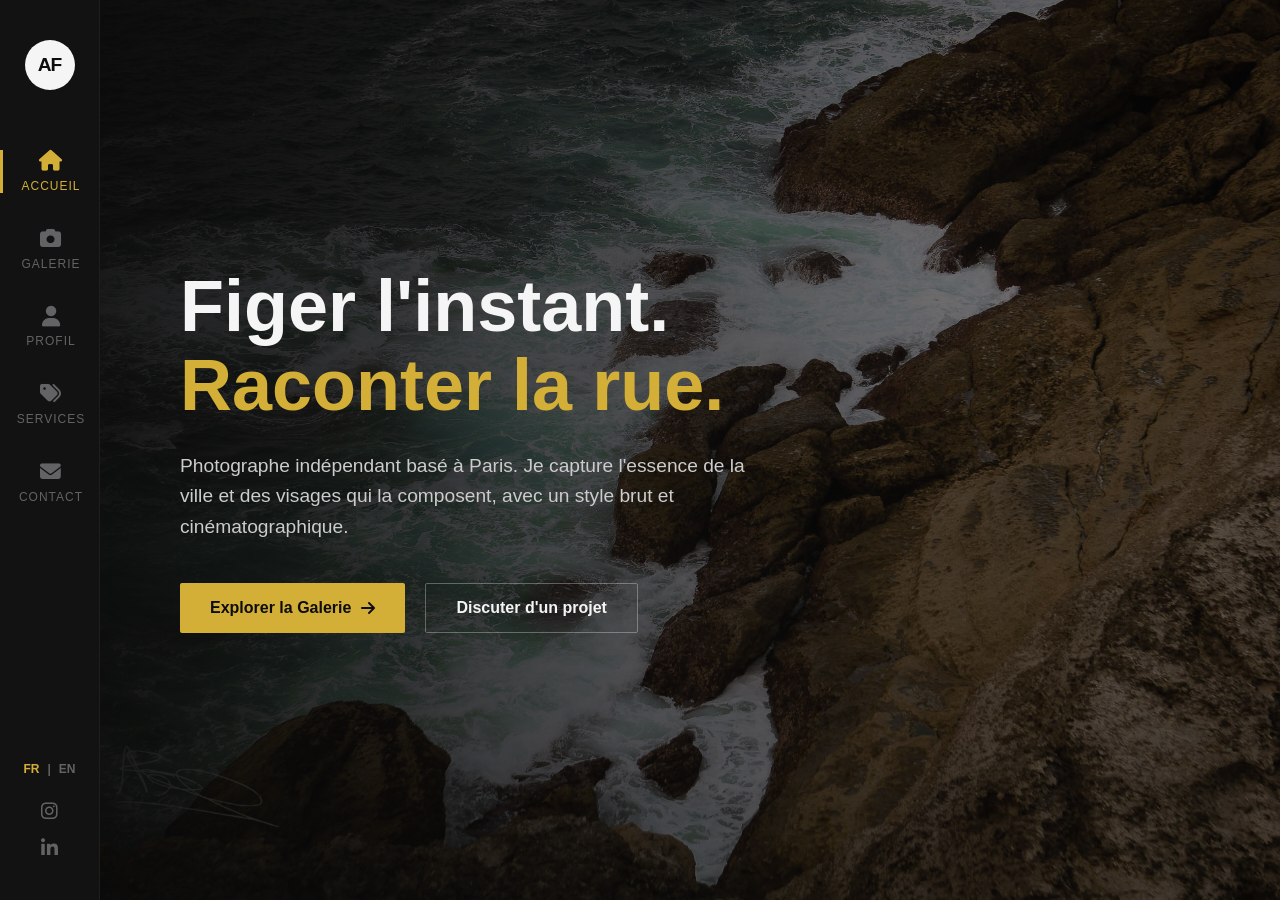
<file: index.html>
<!DOCTYPE html>
<html lang="fr">

<head>
    <meta charset="UTF-8">
    <meta name="viewport" content="width=device-width, initial-scale=1.0">
    <title>Accueil | Arthur Frachon</title>
    <link rel="stylesheet" href="style.css">
    <link rel="stylesheet" href="https://cdnjs.cloudflare.com/ajax/libs/font-awesome/6.4.0/css/all.min.css">
</head>

<body>
    <aside class="slim-sidebar">
        <div class="logo-circle">AF</div>

        <nav>
            <a href="index.html" class="active"><i class="fas fa-home"></i><span>Accueil</span></a>
            <a href="portfolio.html"><i class="fas fa-camera"></i><span>Galerie</span></a>
            <a href="a-propos.html"><i class="fas fa-user"></i><span>Profil</span></a>
            <a href="tarifs.html"><i class="fas fa-tags"></i><span>Services</span></a>
            <a href="contact.html"><i class="fas fa-envelope"></i><span>Contact</span></a>
        </nav>

        <div class="sidebar-bottom">
            <div class="lang-switch">
                <a href="#" class="active">FR</a>
                <span>|</span>
                <a href="#">EN</a>
            </div>
            <div class="sidebar-socials">
                <a href="https://www.instagram.com/arthur_frch" target="_blank" title="Instagram">
                    <i class="fab fa-instagram"></i>
                </a>
                <a href="https://www.linkedin.com/in/TON_NOM" target="_blank" title="LinkedIn">
                    <i class="fab fa-linkedin-in"></i>
                </a>
            </div>
        </div>
    </aside>

    <main class="content home-bg">
        <div class="home-overlay">
            <section class="hero">
                <h1>Figer l'instant.<br><span class="accent">Raconter la rue.</span></h1>
                <p class="subtitle">Photographe indépendant basé à Paris. Je capture l'essence de la ville et des
                    visages qui la composent, avec un style brut et cinématographique.</p>

                <div class="hero-buttons">
                    <a href="portfolio.html" class="btn btn-primary">Explorer la Galerie <i
                            class="fas fa-arrow-right"></i></a>
                    <a href="contact.html" class="btn btn-outline">Discuter d'un projet</a>
                </div>
            </section>
        </div>
    </main>
    <script src="script.js"></script>
</body>

</html>
</file>
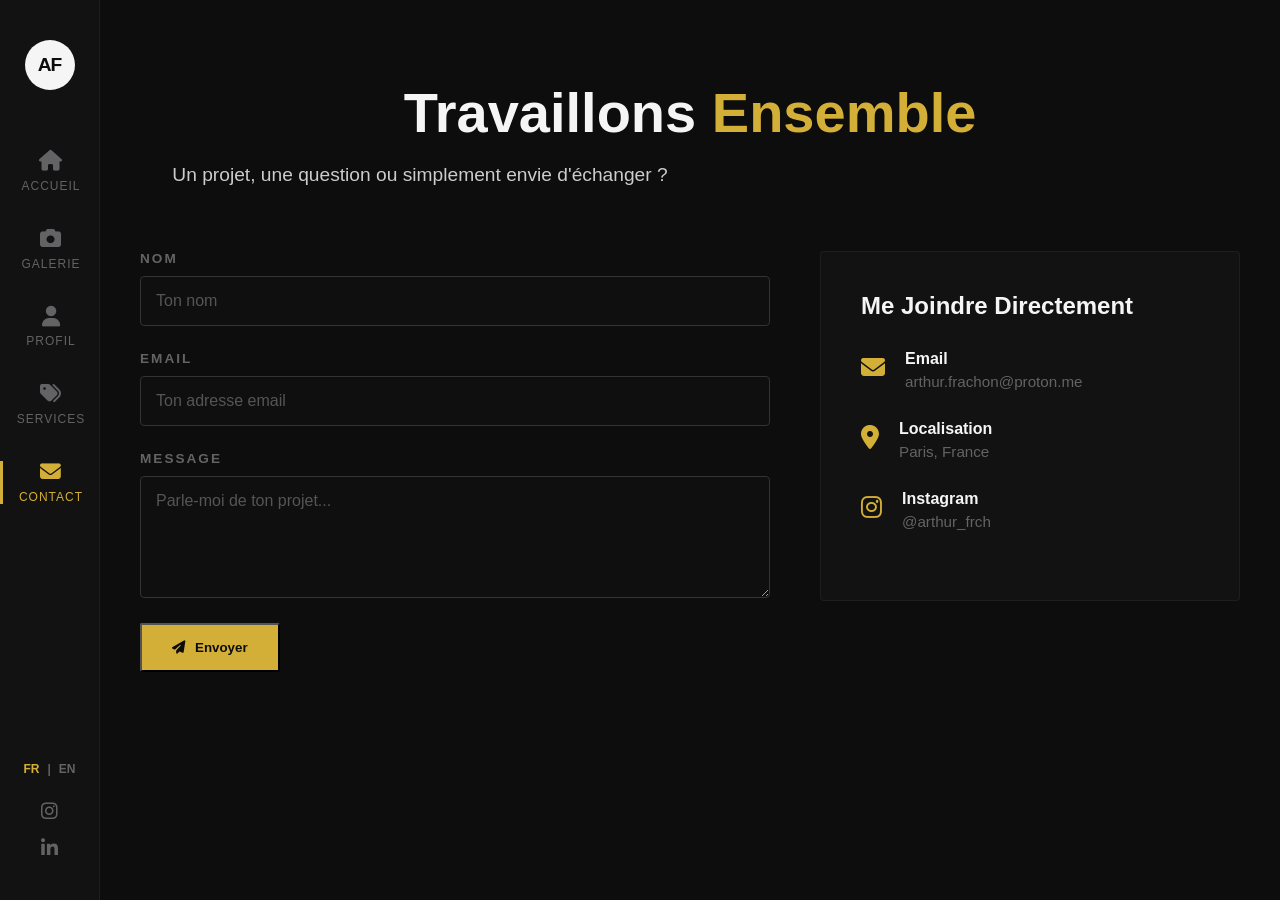
<file: contact.html>
<!DOCTYPE html>
<html lang="fr">

<head>
    <meta charset="UTF-8">
    <meta name="viewport" content="width=device-width, initial-scale=1.0">
    <title>Contact | Arthur Frachon</title>
    <link rel="stylesheet" href="style.css">
    <link rel="stylesheet" href="https://cdnjs.cloudflare.com/ajax/libs/font-awesome/6.4.0/css/all.min.css">
</head>

<body>
    <aside class="slim-sidebar">
        <div class="logo-circle">AF</div>

        <nav>
            <a href="index.html"><i class="fas fa-home"></i><span>Accueil</span></a>
            <a href="portfolio.html"><i class="fas fa-camera"></i><span>Galerie</span></a>
            <a href="a-propos.html"><i class="fas fa-user"></i><span>Profil</span></a>
            <a href="tarifs.html"><i class="fas fa-tags"></i><span>Services</span></a>
            <a href="contact.html" class="active"><i class="fas fa-envelope"></i><span>Contact</span></a>
        </nav>

        <div class="sidebar-bottom">
            <div class="lang-switch">
                <a href="#" class="active">FR</a>
                <span>|</span>
                <a href="#">EN</a>
            </div>
            <div class="sidebar-socials">
                <a href="https://www.instagram.com/arthur_frch" target="_blank" title="Instagram">
                    <i class="fab fa-instagram"></i>
                </a>
                <a href="https://www.linkedin.com/in/TON_NOM" target="_blank" title="LinkedIn">
                    <i class="fab fa-linkedin-in"></i>
                </a>
            </div>
        </div>
    </aside>

    <main class="content">
        <section class="page-header">
            <h1>Travaillons <span class="accent">Ensemble</span></h1>
            <p class="subtitle">Un projet, une question ou simplement envie d'échanger ?</p>
        </section>

        <section class="contact-wrapper">

            <div class="contact-form-container">
                <form action="https://formspree.io/f/xdabelzk" method="POST" class="contact-form">
                    <div class="form-group">
                        <label for="name">Nom</label>
                        <input type="text" id="name" name="name" placeholder="Ton nom" required>
                    </div>
                    <div class="form-group">
                        <label for="email">Email</label>
                        <input type="email" id="email" name="email" placeholder="Ton adresse email" required>
                    </div>
                    <div class="form-group">
                        <label for="message">Message</label>
                        <textarea id="message" name="message" rows="5" placeholder="Parle-moi de ton projet..."
                            required></textarea>
                    </div>
                    <button type="submit" class="btn btn-primary"><i class="fas fa-paper-plane"></i> Envoyer</button>
                </form>
            </div>

            <div class="contact-info">
                <h3>Me Joindre Directement</h3>
                <div class="info-item">
                    <i class="fas fa-envelope"></i>
                    <div>
                        <h4>Email</h4>
                        <p>arthur.frachon@proton.me</p>
                    </div>
                </div>
                <div class="info-item">
                    <i class="fas fa-map-marker-alt"></i>
                    <div>
                        <h4>Localisation</h4>
                        <p>Paris, France</p>
                    </div>
                </div>
                <div class="info-item">
                    <i class="fab fa-instagram"></i>
                    <div>
                        <h4>Instagram</h4>
                        <p><a href="#" class="social-link">@arthur_frch </a>
                        <p>
                    </div>
                </div>
            </div>

        </section>
    </main>
    <script src="script.js"></script>
</body>

</html>
</file>
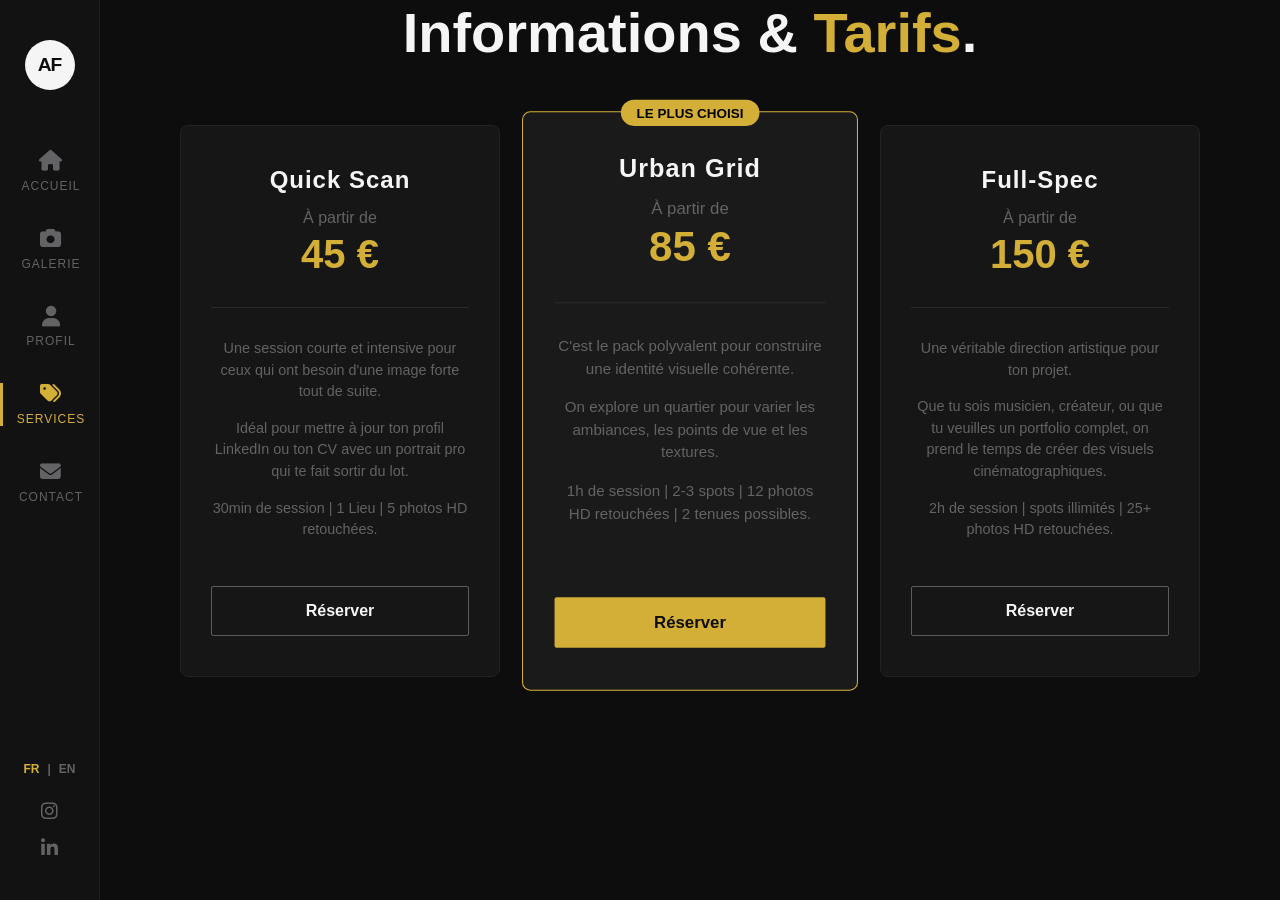
<file: tarifs.html>
<!DOCTYPE html>
<html lang="fr">

<head>
    <meta charset="UTF-8">
    <meta name="viewport" content="width=device-width, initial-scale=1.0">
    <title>Tarifs | Arthur Frachon</title>
    <link rel="stylesheet" href="style.css">
    <link rel="stylesheet" href="https://cdnjs.cloudflare.com/ajax/libs/font-awesome/6.4.0/css/all.min.css">
</head>

<body>
    <aside class="slim-sidebar">
        <div class="logo-circle">AF</div>

        <nav>
            <a href="index.html"><i class="fas fa-home"></i><span>Accueil</span></a>
            <a href="portfolio.html"><i class="fas fa-camera"></i><span>Galerie</span></a>
            <a href="a-propos.html"><i class="fas fa-user"></i><span>Profil</span></a>
            <a href="tarifs.html" class="active"><i class="fas fa-tags"></i><span>Services</span></a>
            <a href="contact.html"><i class="fas fa-envelope"></i><span>Contact</span></a>
        </nav>

        <div class="sidebar-bottom">
            <div class="lang-switch">
                <a href="#" class="active">FR</a>
                <span>|</span>
                <a href="#">EN</a>
            </div>
            <div class="sidebar-socials">
                <a href="https://www.instagram.com/arthur_frch" target="_blank" title="Instagram">
                    <i class="fab fa-instagram"></i>
                </a>
                <a href="https://www.linkedin.com/in/TON_NOM" target="_blank" title="LinkedIn">
                    <i class="fab fa-linkedin-in"></i>
                </a>
            </div>
        </div>
    </aside>

    <main class="content">

        <section class="tarifs-header">
            <h1>Informations & <span class="accent">Tarifs</span>.</h1>

        </section>

        <section class="pricing-grid">

            <div class="pricing-card">
                <h2>Quick Scan</h2>
                <div class="price">À partir de <span class="accent">45 €</span></div>
                <ul>
                    <li>Une session courte et intensive pour ceux qui ont besoin d'une image forte tout de suite.</li>
                    <li>Idéal pour mettre à jour ton profil LinkedIn ou ton CV avec un portrait pro qui te fait sortir
                        du lot.</li>
                    <li>30min de session | 1 Lieu | 5 photos HD retouchées.</li>
                </ul>
                <a href="contact.html" class="btn btn-outline btn-full">Réserver</a>
            </div>

            <div class="pricing-card popular">
                <div class="badge">Le plus choisi</div>
                <h2>Urban Grid</h2>
                <div class="price">À partir de <span class="accent">85 €</span></div>
                <ul>
                    <li>C'est le pack polyvalent pour construire une identité visuelle cohérente.</li>
                    <li>On explore un quartier pour varier les ambiances, les points de vue et les textures.</li>
                    <li>1h de session | 2-3 spots | 12 photos HD retouchées | 2 tenues possibles.</li>
                </ul>
                <a href="contact.html" class="btn btn-primary btn-full">Réserver</a>
            </div>

            <div class="pricing-card">
                <h2>Full-Spec</h2>
                <div class="price">À partir de <span class="accent">150 €</span></div>
                <ul>
                    <li>Une véritable direction artistique pour ton projet.</li>
                    <li>Que tu sois musicien, créateur, ou que tu veuilles un portfolio complet, on prend le temps de
                        créer des visuels cinématographiques.</li>
                    <li>2h de session | spots illimités | 25+ photos HD retouchées.</li>
                </ul>
                <a href="contact.html" class="btn btn-outline btn-full">Réserver</a>
            </div>

        </section>
    </main>
    <script src="script.js"></script>
</body>

</html>
</file>
<file: style.css>
/* --- 1. VARIABLES & RESET --- */
:root {
    --bg-dark: #0d0d0d; /* Noir plus profond */
    --bg-sidebar: #121212; 
    --text-main: #f5f5f5;
    --text-muted: #636366;
    --accent: #D4AF37;
}

* {
    margin: 0;
    padding: 0;
    box-sizing: border-box;
}

body {
    font-family: 'Helvetica Neue', Arial, sans-serif;
    background-color: var(--bg-dark);
    color: var(--text-main);
    display: flex;
    overflow-x: hidden;
}

/* --- 2. LA NOUVELLE BARRE LATÉRALE (Style Icons) --- */
.slim-sidebar {
    width: 100px;
    height: 100vh;
    background-color: var(--bg-sidebar);
    position: fixed;
    top: 0;
    left: 0;
    display: flex;
    flex-direction: column;
    justify-content: flex-start; /* Aligne le logo et le menu en haut */
    align-items: center;
    padding: 40px 0;
    border-right: 1px solid rgba(255, 255, 255, 0.05);
    z-index: 100;
}

.sidebar-bottom {
    margin-top: auto; /* Pousse ce bloc tout en bas de la barre */
    display: flex;
    flex-direction: column;
    align-items: center;
    gap: 25px;
    width: 100%;
}

/* Sélecteur de langue */
.lang-switch {
    display: flex;
    gap: 8px;
    font-size: 0.75rem;
    font-weight: 600;
    color: var(--text-muted);
}

.lang-switch a {
    text-decoration: none;
    color: var(--text-muted);
    transition: color 0.3s ease;
}

.lang-switch a.active, 
.lang-switch a:hover {
    color: var(--accent);
}

/* Réseaux sociaux */
.sidebar-socials {
    display: flex;
    flex-direction: column;
    gap: 15px;
}

.sidebar-socials a {
    color: var(--text-muted);
    font-size: 1.2rem;
    transition: all 0.3s ease;
    text-decoration: none;
}

.sidebar-socials a:hover {
    color: var(--accent);
    transform: scale(1.1);
}
/* Le petit logo rond */
.logo-circle {
    width: 50px;
    height: 50px;
    background-color: var(--text-main);
    color: var(--bg-dark);
    border-radius: 50%;
    display: flex;
    justify-content: center;
    align-items: center;
    font-weight: 800;
    font-size: 1.2rem;
    margin-bottom: 60px;
    letter-spacing: -1px;
}

.slim-sidebar nav {
    display: flex;
    flex-direction: column;
    gap: 35px;
    width: 100%;
}

.slim-sidebar nav a {
    text-decoration: none;
    color: var(--text-muted);
    display: flex;
    flex-direction: column;
    align-items: center;
    gap: 8px;
    font-size: 0.75rem;
    font-weight: 500;
    text-transform: uppercase;
    letter-spacing: 1px;
    transition: all 0.3s ease;
    width: 100%;
    border-left: 3px solid transparent; /* Prépare la barre active */
}

.slim-sidebar nav a i {
    font-size: 1.3rem; /* Taille de l'icône */
}

.slim-sidebar nav a:hover, .slim-sidebar nav a.active {
    color: var(--accent);
    border-left: 3px solid var(--accent); /* Petite barre jaune sur le côté actif */
}

/* --- 3. LE CONTENU PRINCIPAL --- */
.content {
    margin-left: 100px; /* On décale de la taille de la nouvelle barre */
    width: calc(100% - 100px);
    min-height: 100vh;
    animation: slideIn 0.8s cubic-bezier(0.16, 1, 0.3, 1) forwards;
}

.page-header {
    text-align: center;
    padding: 80px 20px 20px;
}

.page-header h1 {
    font-size: 3.5rem;
    margin-bottom: 15px;
}

/* --- 4. ACCUEIL AVEC IMAGE DE FOND --- */
.home-bg {
    /* Remplace cette URL par le lien d'une de TES plus belles photos ! */
    background: url('img/bg.jpg') center/cover no-repeat;
    padding: 0; 
}

/* Le filtre sombre par dessus la photo pour lire le texte */
.home-overlay {
    background: linear-gradient(to right, rgba(10, 10, 10, 0.9) 0%, rgba(10, 10, 10, 0.4) 100%);
    width: 100%;
    height: 100vh;
    display: flex;
    align-items: center;
    padding: 80px;
}

.hero h1 {
    font-size: 4.5rem;
    line-height: 1.1;
    margin-bottom: 25px;
    font-weight: 700;
}

.accent {
    color: var(--accent);
}

.subtitle {
    color: #cccccc;
    font-size: 1.2rem;
    max-width: 600px;
    margin-bottom: 40px;
    line-height: 1.6;
}

/* --- 5. BOUTONS STYLISÉS (Moins ronds, plus "Edgy") --- */
.hero-buttons {
    display: flex;
    gap: 20px;
}

.btn {
    text-decoration: none;
    padding: 15px 30px;
    font-weight: 600;
    border-radius: 2px; /* Coins plus carrés pour se différencier */
    transition: all 0.3s ease;
    display: inline-flex;
    align-items: center;
    gap: 10px;
}

.btn-primary {
    background-color: var(--accent);
    color: var(--bg-dark);
}

.btn-primary:hover {
    background-color: #e69f00; /* Variante de l'ambre */
    transform: translateX(5px); /* Petit effet de mouvement vers la droite */
}

.btn-outline {
    border: 1px solid rgba(255, 255, 255, 0.3);
    color: var(--text-main);
}

.btn-outline:hover {
    border-color: var(--accent);
    color: var(--accent);
}


/* --- 6. LA GALERIE (STYLE MAÇONNERIE) --- */
#gallery {
    margin-top: 40px; 
    padding: 0 100px 100px 100px; /* 100px de padding pour créer le "cadre" (Haut, Droite, Bas, Gauche) */
    max-width: 1800px; /* Empêche la galerie de devenir trop immense sur les écrans géants */
    margin-left: auto; /* Centre la galerie si l'écran est plus large que 1800px */
    margin-right: auto;
}

.portfolio-masonry {
    column-count: 4; /* On garde tes 4 colonnes */
    column-gap: 25px; /* Un peu plus d'espace entre les photos pour aérer le cadre */
}

.masonry-item {
    margin-bottom: 25px; /* Espace vertical cohérent avec l'espace horizontal */
    break-inside: avoid;
    border-radius: 4px;
    overflow: hidden;
}

.masonry-item img {
    width: 100%;
    height: auto; /* Garde les proportions originales de la photo */
    display: block;
    transition: transform 0.4s ease; /* Prépare l'animation fluide */
}

/* Effet de zoom élégant au survol de la souris */
.masonry-item:hover img {
    transform: scale(1.03); /* Zoom très léger (3%) pour un côté premium */
    cursor: pointer;
}

/* --- 8. PAGE À PROPOS --- */

.about-header {
    margin-bottom: 60px;
}

.about-header h1 {
    font-size: 3.5rem;
    margin-bottom: 15px;
}

/* Grille pour les 3 blocs de présentation */
.about-grid {
    display: grid;
    grid-template-columns: repeat(auto-fit, minmax(300px, 1fr));
    gap: 40px;
}

.about-card {
    background-color: #161616; /* Un gris très légèrement plus clair que le fond */
    padding: 40px;
    border-radius: 8px;
    border: 1px solid #222; /* Bordure discrète */
    transition: transform 0.3s ease;
}

.about-card:hover {
    transform: translateY(-5px); /* Petit effet de soulèvement au survol */
}

.about-card h2 {
    font-size: 1.5rem;
    margin-bottom: 25px;
    letter-spacing: 1px;
    text-transform: uppercase;
}

.about-card p {
    color: var(--text-muted);
    margin-bottom: 15px;
    line-height: 1.8;
}

.about-card ul {
    list-style-type: none; /* On enlève les puces par défaut */
}

.about-card ul li {
    color: var(--text-muted);
    margin-bottom: 15px;
    line-height: 1.6;
    padding-left: 20px;
    position: relative;
}

/* On crée nos propres petites puces de liste jaunes ! */
.about-card ul li::before {
    content: "•";
    color: var(--accent);
    font-size: 1.5rem;
    position: absolute;
    left: 0;
    top: -5px;
}

/* On cache la barre de défilement horizontale pendant l'animation (à mettre dans le bloc body si tu préfères) */
body {
    overflow-x: hidden;
}

/* --- 10. PAGE TARIFS --- */

.tarifs-header {
    margin-bottom: 60px;
    text-align: center; /* On centre le titre comme sur ton ancien site */
}

.tarifs-header h1 {
    font-size: 3.5rem;
    margin-bottom: 15px;
}

.tarifs-header .subtitle {
    margin: 0 auto 40px auto; /* Centre le sous-titre */
}

/* La grille des tarifs */
.pricing-grid {
    display: flex;
    justify-content: center;
    gap: 30px;
    flex-wrap: wrap; /* S'adapte sur petit écran */
}

.pricing-card {
    background-color: #161616;
    border: 1px solid #222;
    border-radius: 8px;
    padding: 40px 30px;
    width: 320px; /* Largeur fixe pour que ce soit harmonieux */
    display: flex;
    flex-direction: column;
    position: relative; /* Pour positionner le badge */
    transition: transform 0.3s ease, border-color 0.3s ease;
}

.pricing-card:hover {
    transform: translateY(-10px);
    border-color: var(--accent); /* La bordure devient jaune au survol */
}

.pricing-card h2 {
    text-align: center;
    font-size: 1.5rem;
    margin-bottom: 15px;
    letter-spacing: 1px;
}

.pricing-card .price {
    text-align: center;
    font-size: 1rem;
    color: var(--text-muted);
    margin-bottom: 30px;
    padding-bottom: 30px;
    border-bottom: 1px solid #2a2a2a;
}

.pricing-card .price .accent {
    font-size: 2.5rem;
    font-weight: 700;
    display: block; /* Met le prix en gros en dessous de "A partir de" */
    margin-top: 5px;
}

.pricing-card ul {
    list-style-type: none;
    flex-grow: 1; /* Pousse le bouton vers le bas */
    margin-bottom: 30px;
}

.pricing-card ul li {
    color: var(--text-muted);
    font-size: 0.9rem;
    margin-bottom: 15px;
    line-height: 1.5;
    text-align: center;
}

/* Un bouton qui prend toute la largeur de la carte */
.btn-full {
    width: 100%;
    text-align: center;
    display: block;
}

/* Le design de la carte "Populaire" au centre */
.pricing-card.popular {
    background-color: #1a1a1a;
    border-color: var(--accent); /* Toujours entourée de jaune */
    transform: scale(1.05); /* Légèrement plus grande que les autres */
}

.pricing-card.popular:hover {
    transform: scale(1.05) translateY(-10px);
}

.badge {
    position: absolute;
    top: -12px;
    left: 50%;
    transform: translateX(-50%);
    background-color: var(--accent);
    color: #000;
    padding: 5px 15px;
    border-radius: 20px;
    font-size: 0.8rem;
    font-weight: 700;
    text-transform: uppercase;
}


/* --- 11. PAGE CONTACT --- */

.contact-header {
    margin-bottom: 50px;
}

.contact-header h1 {
    font-size: 3.5rem;
    margin-bottom: 15px;
}

/* La carte qui contient le formulaire */
.contact-form {
    max-width: 600px; /* On limite la largeur pour que ça reste élégant */
    background-color: #161616;
    padding: 40px;
    border-radius: 8px;
    border: 1px solid #222;
}

.form-group {
    margin-bottom: 25px;
    display: flex;
    flex-direction: column;
}

.form-group label {
    margin-bottom: 10px;
    color: var(--text-muted);
    font-size: 0.85rem;
    text-transform: uppercase;
    letter-spacing: 2px;
    font-weight: 600;
}

/* Le style des champs de texte */
.form-group input, .form-group textarea {
    background-color: #0f0f0f;
    border: 1px solid #333;
    color: var(--text-main);
    padding: 15px;
    border-radius: 4px;
    font-family: inherit; /* Utilise la même police que le reste du site */
    font-size: 1rem;
    transition: border-color 0.3s ease, box-shadow 0.3s ease;
}

/* L'effet quand on clique dans une case pour écrire */
.form-group input:focus, .form-group textarea:focus {
    outline: none;
    border-color: var(--accent); /* La bordure devient jaune */
    box-shadow: 0 0 0 1px var(--accent); /* Petit halo jaune très stylé */
}

/* On assombrit le texte "Ton prénom", "Ton email", etc. */
.form-group input::placeholder, .form-group textarea::placeholder {
    color: #555;
}
/* --- 9. ANIMATION DE TRANSITION DE PAGE (Style PowerPoint) --- */
@keyframes slideIn {
    0% {
        opacity: 0;
        transform: translateX(100vw); /* Commence à 100% de la largeur de l'écran (donc complètement dehors à droite) */
    }
    100% {
        opacity: 1;
        transform: translateX(0); /* Arrive à sa place */
    }
}

.content {
    /* On rallonge un peu (0.8s) pour bien voir le mouvement de balayage */
    animation: slideIn 0.8s cubic-bezier(0.16, 1, 0.3, 1) forwards; 
}


/* --- SECTION PROFIL (Photo Ronde) --- */
.profile-intro {
    display: flex;
    align-items: center;
    gap: 50px;
    margin-bottom: 60px;
    padding: 0 40px;
}

.profile-pic {
    width: 250px;
    height: 250px;
    border-radius: 50%;
    object-fit: cover;
    border: 3px solid var(--accent); /* Contour couleur ambre */
    padding: 5px;
    background-color: var(--bg-dark);
}

.profile-text h2 {
    font-size: 2.5rem;
    margin-bottom: 15px;
}

.profile-text p {
    color: var(--text-muted);
    font-size: 1.1rem;
    line-height: 1.8;
    margin-bottom: 30px;
    max-width: 600px;
}

/* --- SECTION CONTACT DEUX COLONNES --- */
.contact-wrapper {
    display: grid;
    grid-template-columns: 3fr 2fr; /* Le formulaire prend plus de place que les infos */
    gap: 50px;
    padding: 0 40px;
}

.contact-form {
    max-width: 100%; /* S'adapte à sa colonne */
    padding: 0;
    border: none;
    background: transparent;
}

.contact-info {
    background-color: var(--bg-sidebar);
    padding: 40px;
    border-radius: 4px;
    border: 1px solid rgba(255, 255, 255, 0.05);
    height: fit-content;
}

.contact-info h3 {
    margin-bottom: 30px;
    font-size: 1.5rem;
    color: var(--text-main);
}

.info-item {
    display: flex;
    align-items: flex-start;
    gap: 20px;
    margin-bottom: 30px;
}

.info-item i {
    color: var(--accent);
    font-size: 1.5rem;
    margin-top: 5px;
}

.info-item h4 {
    font-size: 1rem;
    margin-bottom: 5px;
    color: var(--text-main);
}

.info-item p, .social-link {
    color: var(--text-muted);
    text-decoration: none;
    font-size: 0.95rem;
    transition: color 0.3s;
}

.social-link:hover {
    color: var(--accent);
}

/* --- 7. RESPONSIVE DESIGN --- */

/* Écrans moyens (Laptops) */
@media (max-width: 1400px) {
    #gallery {
        padding: 0 50px 50px 50px; /* On réduit un peu le cadre */
    }
    .portfolio-masonry {
        column-count: 3; /* On repasse à 3 colonnes */
    }
}

/* Tablettes */
@media (max-width: 1024px) {
    .portfolio-masonry {
        column-count: 2; /* 2 colonnes */
    }
    .page-header h1 {
        font-size: 2.8rem;
    }
}

/* Smartphones */
@media (max-width: 768px) {
    body {
        flex-direction: column;
    }
    .slim-sidebar {
        width: 100%;
        height: auto;
        position: relative;
        padding: 20px;
        flex-direction: row;
        border-right: none;
        border-bottom: 1px solid rgba(255, 255, 255, 0.05);
    }
    .content {
        margin-left: 0;
        width: 100%;
    }
    #gallery {
        padding: 0 20px 20px 20px; /* Cadre minimal sur mobile */
    }
    .portfolio-masonry {
        column-count: 1; /* 1 seule photo par ligne */
    }
}
</file>
